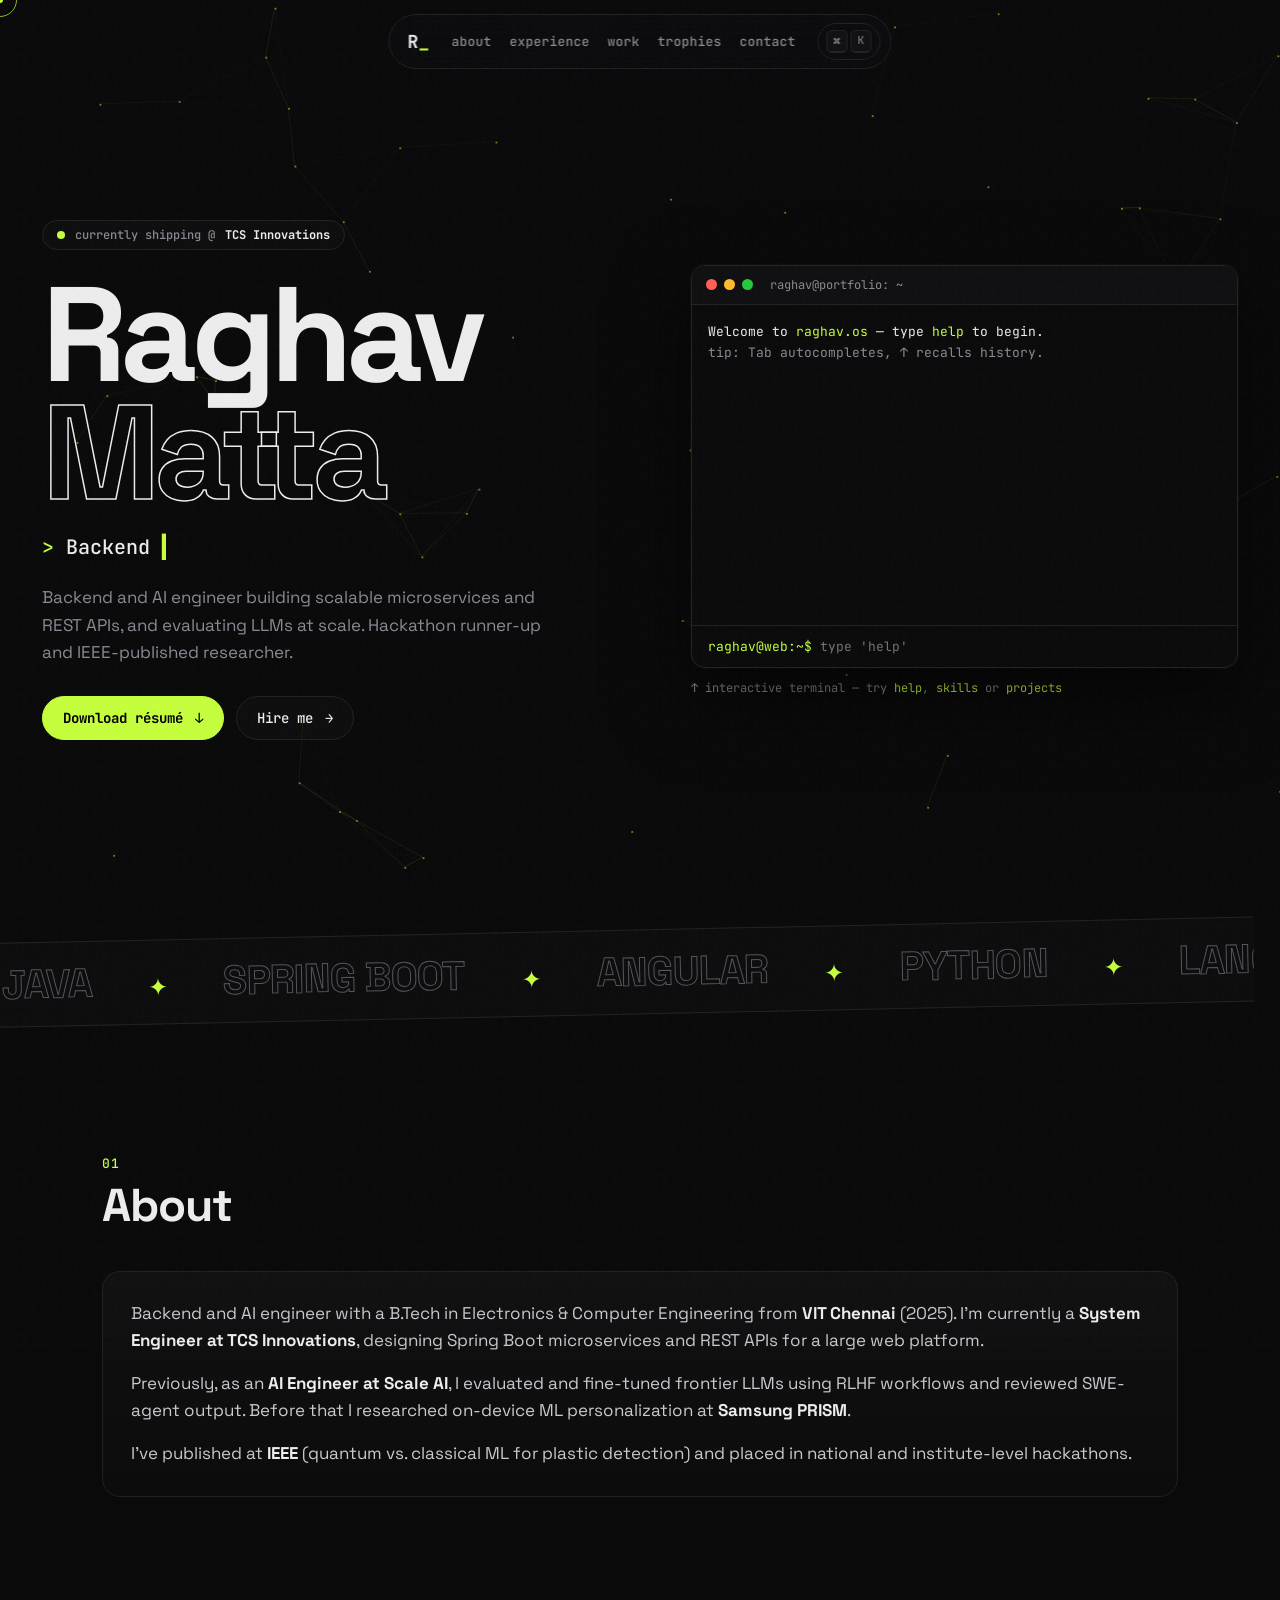
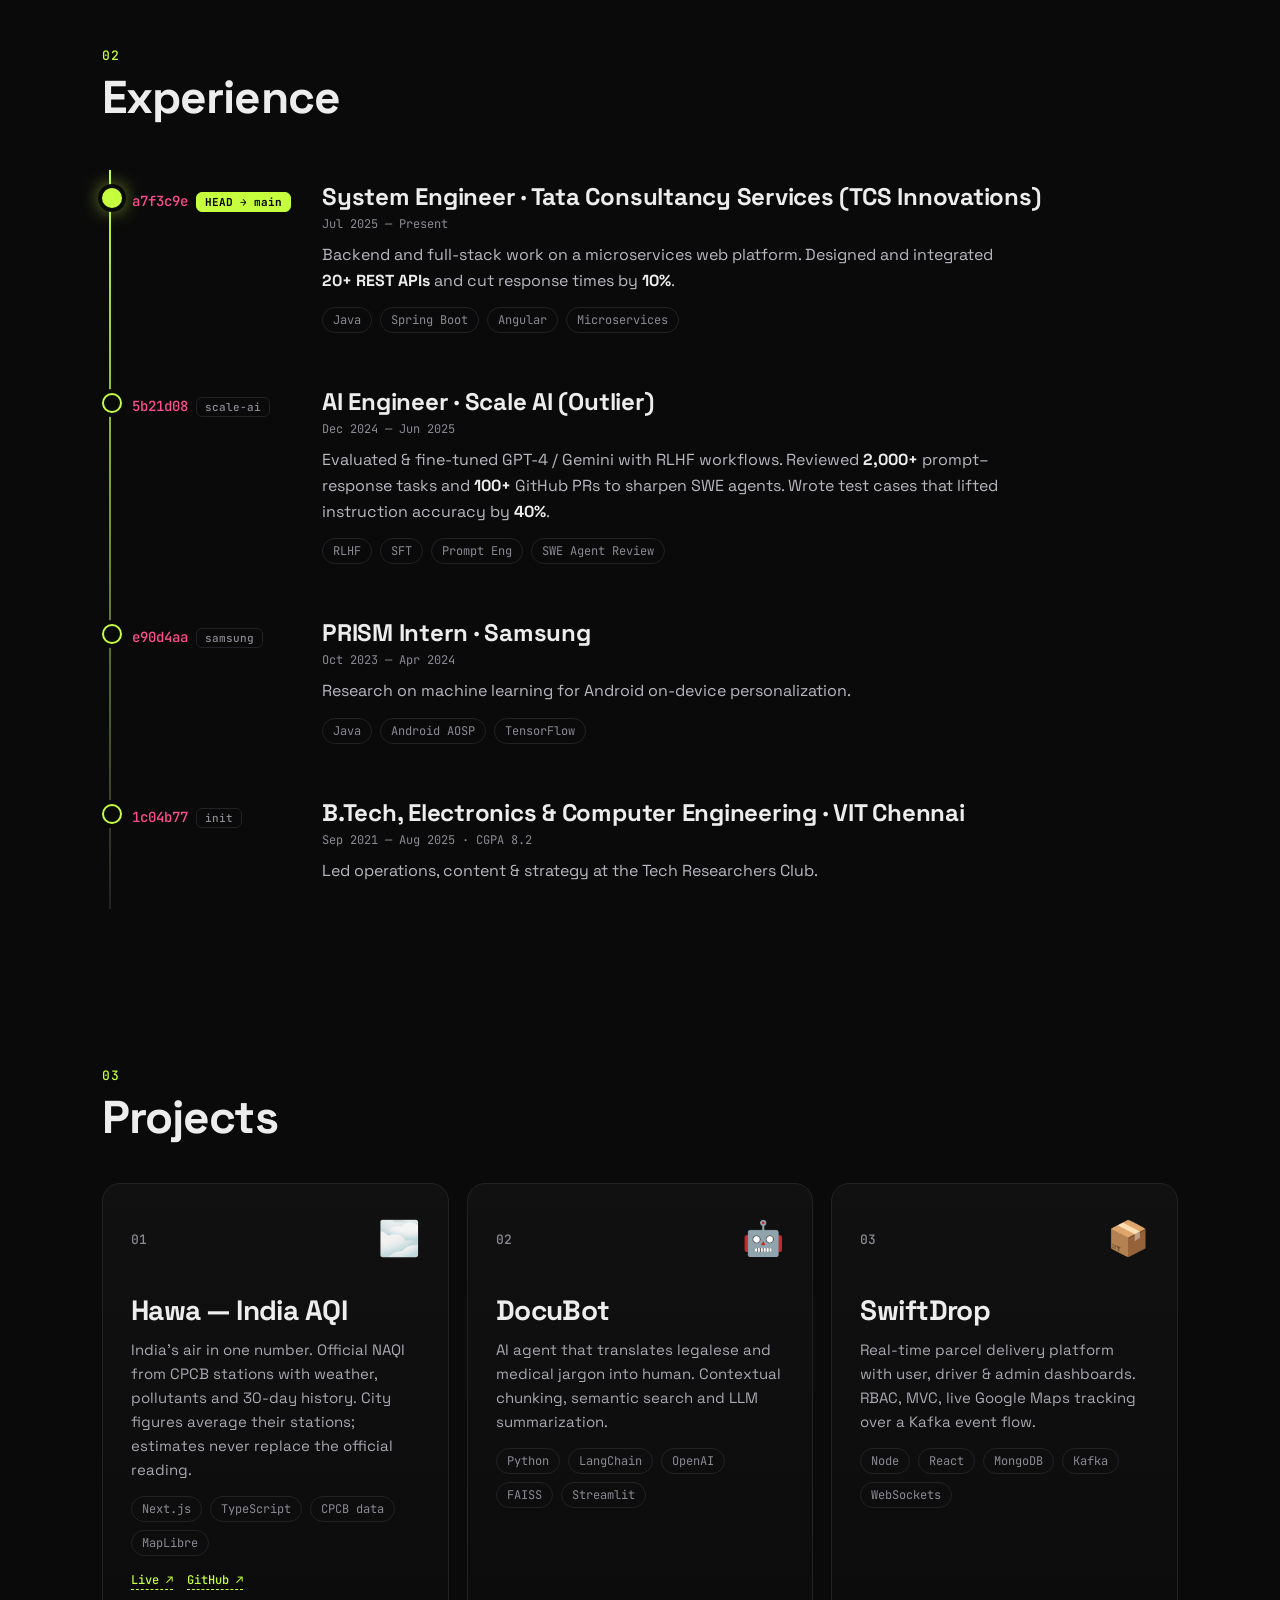
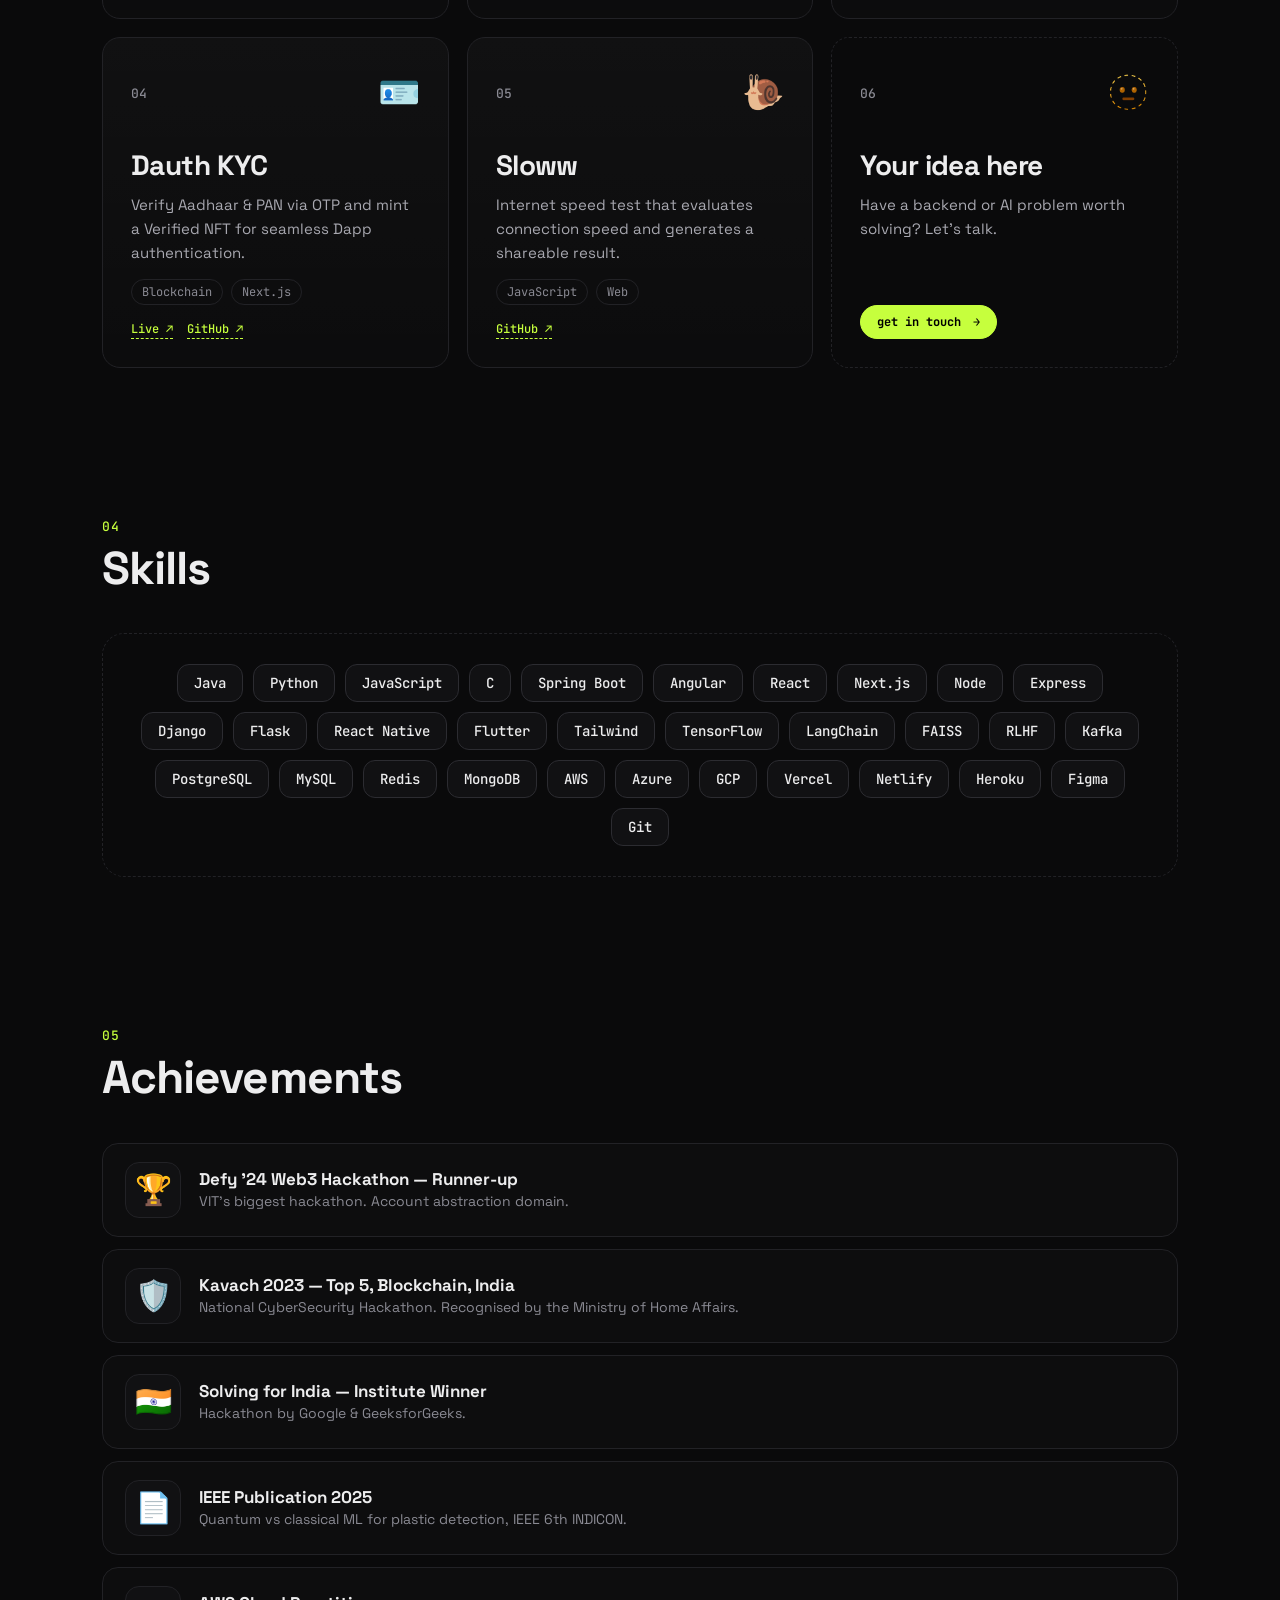
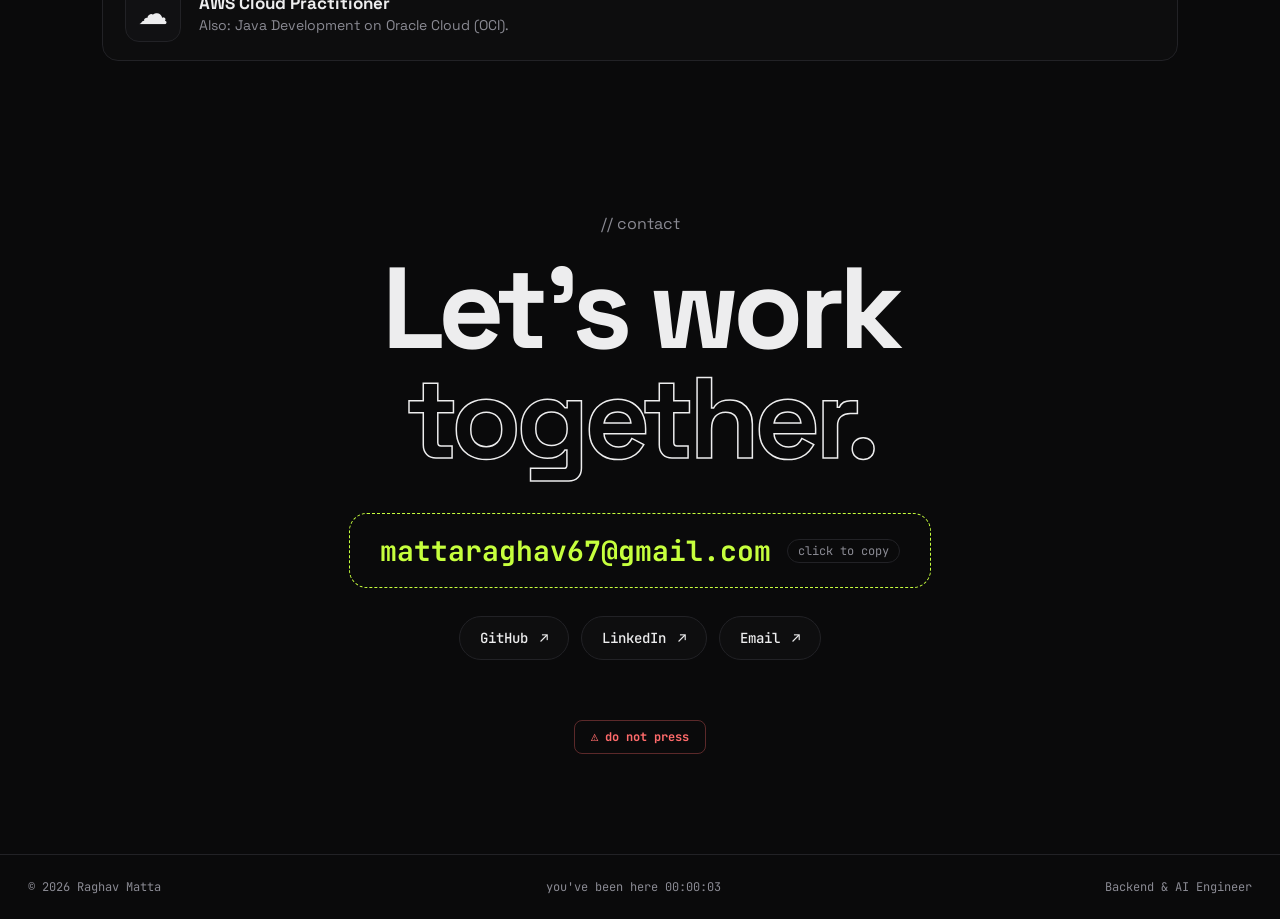
<file: index.html>
<!doctype html>
<html lang="en">
<head>
<meta charset="utf-8">
<meta name="viewport" content="width=device-width, initial-scale=1">
<title>Raghav Matta — Backend &amp; AI Engineer</title>
<meta name="description" content="Raghav Matta — Backend &amp; AI Engineer. System Engineer at TCS Innovations, ex-AI Engineer at Scale AI, ex-Samsung PRISM. Microservices, REST APIs and LLM systems.">
<meta name="theme-color" content="#0a0a0b">
<meta property="og:title" content="Raghav Matta — Backend &amp; AI Engineer">
<meta property="og:description" content="Backend and AI engineer. Microservices, REST APIs, LLM evaluation.">
<link rel="icon" href="data:image/svg+xml,<svg xmlns='http://www.w3.org/2000/svg' viewBox='0 0 100 100'><rect width='100' height='100' rx='24' fill='%230a0a0b'/><text x='50' y='68' font-size='58' text-anchor='middle' font-family='monospace' font-weight='700' fill='%23c6ff3d'>R_</text></svg>">
<link rel="preconnect" href="https://fonts.googleapis.com">
<link rel="preconnect" href="https://fonts.gstatic.com" crossorigin>
<link href="https://fonts.googleapis.com/css2?family=Space+Grotesk:wght@400;500;700&family=JetBrains+Mono:wght@400;500;700&display=swap" rel="stylesheet">
<link rel="stylesheet" href="style.css">
</head>
<body>
<canvas id="bg" aria-hidden="true"></canvas>
<div class="grain" aria-hidden="true"></div>
<div class="cursor" id="cursor" aria-hidden="true"></div>
<div class="cursor-dot" id="cursorDot" aria-hidden="true"></div>
<canvas id="matrix" aria-hidden="true"></canvas>
<div class="progress" id="progress"></div>

<!-- boot screen -->
<div class="boot" id="boot" aria-hidden="true"><pre id="bootText"></pre></div>

<header class="nav">
  <a href="#top" class="logo" id="logo" aria-label="Home">R<span>_</span></a>
  <nav>
    <a href="#about">about</a>
    <a href="#log">experience</a>
    <a href="#work">work</a>
    <a href="#trophies">trophies</a>
    <a href="#contact">contact</a>
  </nav>
  <button class="kbd-btn" id="openPalette" aria-label="Open command palette">
    <kbd>⌘</kbd><kbd>K</kbd>
  </button>
</header>

<main id="top">
<!-- HERO -->
<section class="hero">
  <div class="hero-left">
    <div class="status"><i></i> currently shipping @ <b>TCS Innovations</b></div>
    <h1 class="name" aria-label="Raghav Matta">
      <span class="glitch" data-text="Raghav">Raghav</span>
      <span class="glitch outline" data-text="Matta">Matta</span>
    </h1>
    <p class="role">
      <span class="prompt">&gt;</span> <span id="typed"></span><span class="caret">▍</span>
    </p>
    <p class="blurb">
      Backend and AI engineer building scalable microservices and REST APIs,
      and evaluating LLMs at scale. Hackathon runner-up and IEEE-published
      researcher.
    </p>
    <div class="cta">
      <a class="btn primary" href="Raghav_Matta_Resume.pdf" download>
        <span>Download résumé</span><em>↓</em>
      </a>
      <a class="btn" href="#contact"><span>Hire me</span><em>→</em></a>
    </div>
  </div>

  <div class="hero-right">
    <div class="term" id="term">
      <div class="term-bar">
        <i class="r"></i><i class="y"></i><i class="g"></i>
        <span>raghav@portfolio: ~</span>
      </div>
      <div class="term-body" id="termBody" aria-live="polite"></div>
      <form class="term-input" id="termForm" autocomplete="off">
        <span>raghav@web:~$</span>
        <input id="termInput" type="text" spellcheck="false" aria-label="Terminal input" placeholder="type 'help'">
      </form>
    </div>
    <p class="hint">↑ interactive terminal — try <code>help</code>, <code>skills</code> or <code>projects</code></p>
  </div>
</section>

<!-- MARQUEE -->
<div class="marquee" aria-hidden="true">
  <div class="track">
    <span>JAVA</span><span>SPRING BOOT</span><span>ANGULAR</span><span>PYTHON</span><span>LANGCHAIN</span><span>RLHF</span><span>REACT</span><span>NODE</span><span>KAFKA</span><span>AWS</span><span>BLOCKCHAIN</span><span>TENSORFLOW</span>
    <span>JAVA</span><span>SPRING BOOT</span><span>ANGULAR</span><span>PYTHON</span><span>LANGCHAIN</span><span>RLHF</span><span>REACT</span><span>NODE</span><span>KAFKA</span><span>AWS</span><span>BLOCKCHAIN</span><span>TENSORFLOW</span>
  </div>
</div>

<!-- ABOUT -->
<section id="about" class="sec">
  <h2 class="sec-title"><small>01</small> About</h2>
  <div class="about-grid">
    <div class="card readme reveal">
      <p>
        Backend and AI engineer with a B.Tech in Electronics &amp; Computer
        Engineering from <b>VIT Chennai</b> (2025). I'm currently a
        <b>System Engineer at TCS Innovations</b>, designing Spring Boot
        microservices and REST APIs for a large web platform.
      </p>
      <p>
        Previously, as an <b>AI Engineer at Scale AI</b>, I evaluated and
        fine-tuned frontier LLMs using RLHF workflows and reviewed SWE-agent
        output. Before that I researched on-device ML personalization at
        <b>Samsung PRISM</b>.
      </p>
      <p>
        I've published at <b>IEEE</b> (quantum vs. classical ML for plastic
        detection) and placed in national and institute-level hackathons.
      </p>
    </div>

      </div>
</section>

<!-- GIT LOG -->
<section id="log" class="sec">
  <h2 class="sec-title"><small>02</small> Experience</h2>
  <div class="gitlog">
    <article class="commit reveal">
      <div class="hash">a7f3c9e <em class="tag head">HEAD → main</em></div>
      <div class="cbody">
        <h3>System Engineer · Tata Consultancy Services (TCS Innovations)</h3>
        <time>Jul 2025 — Present</time>
        <p>Backend and full-stack work on a microservices web platform. Designed and integrated <b>20+ REST APIs</b> and cut response times by <b>10%</b>.</p>
        <div class="tags"><span>Java</span><span>Spring Boot</span><span>Angular</span><span>Microservices</span></div>
      </div>
    </article>
    <article class="commit reveal">
      <div class="hash">5b21d08 <em class="tag">scale-ai</em></div>
      <div class="cbody">
        <h3>AI Engineer · Scale AI (Outlier)</h3>
        <time>Dec 2024 — Jun 2025</time>
        <p>Evaluated &amp; fine-tuned GPT-4 / Gemini with RLHF workflows. Reviewed <b>2,000+</b> prompt–response tasks and <b>100+</b> GitHub PRs to sharpen SWE agents. Wrote test cases that lifted instruction accuracy by <b>40%</b>.</p>
        <div class="tags"><span>RLHF</span><span>SFT</span><span>Prompt Eng</span><span>SWE Agent Review</span></div>
      </div>
    </article>
    <article class="commit reveal">
      <div class="hash">e90d4aa <em class="tag">samsung</em></div>
      <div class="cbody">
        <h3>PRISM Intern · Samsung</h3>
        <time>Oct 2023 — Apr 2024</time>
        <p>Research on machine learning for Android on-device personalization.</p>
        <div class="tags"><span>Java</span><span>Android AOSP</span><span>TensorFlow</span></div>
      </div>
    </article>
    <article class="commit reveal">
      <div class="hash">1c04b77 <em class="tag">init</em></div>
      <div class="cbody">
        <h3>B.Tech, Electronics &amp; Computer Engineering · VIT Chennai</h3>
        <time>Sep 2021 — Aug 2025 · CGPA 8.2</time>
        <p>Led operations, content &amp; strategy at the Tech Researchers Club. </p>
      </div>
    </article>
  </div>
</section>

<!-- WORK -->
<section id="work" class="sec">
  <h2 class="sec-title"><small>03</small> Projects</h2>
  <div class="projects">
    <article class="proj card reveal" data-tilt>
      <div class="proj-top"><span class="num">01</span><span class="emoji">🌫️</span></div>
      <h3>Hawa — India AQI</h3>
      <p>India's air in one number. Official NAQI from CPCB stations with weather, pollutants and 30-day history. City figures average their stations; estimates never replace the official reading.</p>
      <div class="tags"><span>Next.js</span><span>TypeScript</span><span>CPCB data</span><span>MapLibre</span></div>
      <div class="links"><a href="https://hawa-aqi.duckdns.org/" target="_blank" rel="noopener">Live ↗</a><a href="https://github.com/Rxghavdev/aqi-web" target="_blank" rel="noopener">GitHub ↗</a></div>
    </article>
    <article class="proj card reveal" data-tilt>
      <div class="proj-top"><span class="num">02</span><span class="emoji">🤖</span></div>
      <h3>DocuBot</h3>
      <p>AI agent that translates legalese and medical jargon into human. Contextual chunking, semantic search and LLM summarization.</p>
      <div class="tags"><span>Python</span><span>LangChain</span><span>OpenAI</span><span>FAISS</span><span>Streamlit</span></div>
    </article>
    <article class="proj card reveal" data-tilt>
      <div class="proj-top"><span class="num">03</span><span class="emoji">📦</span></div>
      <h3>SwiftDrop</h3>
      <p>Real-time parcel delivery platform with user, driver &amp; admin dashboards. RBAC, MVC, live Google Maps tracking over a Kafka event flow.</p>
      <div class="tags"><span>Node</span><span>React</span><span>MongoDB</span><span>Kafka</span><span>WebSockets</span></div>
    </article>
    <article class="proj card reveal" data-tilt>
      <div class="proj-top"><span class="num">04</span><span class="emoji">🪪</span></div>
      <h3>Dauth KYC</h3>
      <p>Verify Aadhaar &amp; PAN via OTP and mint a Verified NFT for seamless Dapp authentication.</p>
      <div class="tags"><span>Blockchain</span><span>Next.js</span></div>
      <div class="links"><a href="https://d-auth-alpha.vercel.app" target="_blank" rel="noopener">Live ↗</a><a href="https://github.com/Rxghavdev/D-AUTH-BE" target="_blank" rel="noopener">GitHub ↗</a></div>
    </article>
    <article class="proj card reveal" data-tilt>
      <div class="proj-top"><span class="num">05</span><span class="emoji">🐌</span></div>
      <h3>Sloww</h3>
      <p>Internet speed test that evaluates connection speed and generates a shareable result.</p>
      <div class="tags"><span>JavaScript</span><span>Web</span></div>
      <div class="links"><a href="https://github.com/Rxghavdev/sloww" target="_blank" rel="noopener">GitHub ↗</a></div>
    </article>
    <article class="proj card reveal ghost-card" data-tilt>
      <div class="proj-top"><span class="num">06</span><span class="emoji">🫥</span></div>
      <h3>Your idea here</h3>
      <p>Have a backend or AI problem worth solving? Let's talk.</p>
      <a class="btn primary small" href="#contact"><span>get in touch</span><em>→</em></a>
    </article>
  </div>
</section>

<!-- SKILLS -->
<section id="skills" class="sec">
  <h2 class="sec-title"><small>04</small> Skills</h2>
  
  <div class="chips" id="chips">
    <span class="chip">Java</span><span class="chip">Python</span><span class="chip">JavaScript</span><span class="chip">C</span>
    <span class="chip">Spring Boot</span><span class="chip">Angular</span><span class="chip">React</span><span class="chip">Next.js</span>
    <span class="chip">Node</span><span class="chip">Express</span><span class="chip">Django</span><span class="chip">Flask</span>
    <span class="chip">React Native</span><span class="chip">Flutter</span><span class="chip">Tailwind</span><span class="chip">TensorFlow</span>
    <span class="chip">LangChain</span><span class="chip">FAISS</span><span class="chip">RLHF</span><span class="chip">Kafka</span>
    <span class="chip">PostgreSQL</span><span class="chip">MySQL</span><span class="chip">Redis</span><span class="chip">MongoDB</span>
    <span class="chip">AWS</span><span class="chip">Azure</span><span class="chip">GCP</span><span class="chip">Vercel</span>
    <span class="chip">Netlify</span><span class="chip">Heroku</span><span class="chip">Figma</span><span class="chip">Git</span>
  </div>
</section>

<!-- TROPHIES -->
<section id="trophies" class="sec">
  <h2 class="sec-title"><small>05</small> Achievements</h2>
  <div class="trophies">
    <div class="trophy reveal"><i>🏆</i><div><h4>Defy '24 Web3 Hackathon — Runner-up</h4><p>VIT's biggest hackathon. Account abstraction domain.</p></div></div>
    <div class="trophy reveal"><i>🛡️</i><div><h4>Kavach 2023 — Top 5, Blockchain, India</h4><p>National CyberSecurity Hackathon. Recognised by the Ministry of Home Affairs.</p></div></div>
    <div class="trophy reveal"><i>🇮🇳</i><div><h4>Solving for India — Institute Winner</h4><p>Hackathon by Google &amp; GeeksforGeeks.</p></div></div>
    <div class="trophy reveal"><i>📄</i><div><h4>IEEE Publication 2025</h4><p>Quantum vs classical ML for plastic detection, IEEE 6th INDICON.</p></div></div>
    <div class="trophy reveal"><i>☁️</i><div><h4>AWS Cloud Practitioner</h4><p>Also: Java Development on Oracle Cloud (OCI).</p></div></div>
  </div>
</section>

<!-- MEMES -->
<section id="memes" class="sec" hidden>
  <h2 class="sec-title"><small>06</small> cat meme<span> department 🐱</span></h2>
  <p class="muted center">top cat memes, engineering-approved. click a cat to shuffle the caption.</p>
  <div class="memes">
    <div class="meme reveal" data-i="0"></div>
    <div class="meme reveal" data-i="1"></div>
    <div class="meme reveal" data-i="2"></div>
    <div class="meme reveal" data-i="3"></div>
    <div class="meme reveal" data-i="4"></div>
    <div class="meme reveal" data-i="5"></div>
  </div>
</section>

<!-- CONTACT -->
<section id="contact" class="sec contact">
  <p class="muted center">// contact</p>
  <h2 class="big">Let's work<br><span class="outline">together.</span></h2>
  <button class="mail" id="mail" data-mail="mattaraghav67@gmail.com">
    mattaraghav67@gmail.com <em id="mailHint">click to copy</em>
  </button>
  <div class="socials">
    <a class="btn" href="https://github.com/Rxghavdev" target="_blank" rel="noopener"><span>GitHub</span><em>↗</em></a>
    <a class="btn" href="https://linkedin.com/in/rxghavdev" target="_blank" rel="noopener"><span>LinkedIn</span><em>↗</em></a>
    <a class="btn" href="mailto:mattaraghav67@gmail.com"><span>Email</span><em>↗</em></a>
  </div>
  <button class="dont" id="dont">⚠ do not press</button>
</section>
</main>

<footer class="foot">
  <span>© <span id="year"></span> Raghav Matta</span>
  <span id="uptime">uptime 00:00:00</span>
  <span>Backend &amp; AI Engineer</span>
</footer>

<!-- command palette -->
<div class="palette" id="palette" hidden>
  <div class="pal-box" role="dialog" aria-label="Command palette">
    <input id="palInput" placeholder="Type a command or jump to a section…" autocomplete="off" spellcheck="false">
    <ul id="palList"></ul>
    <div class="pal-foot"><kbd>↑↓</kbd> navigate <kbd>↵</kbd> run <kbd>esc</kbd> close</div>
  </div>
</div>

<div class="catpop" id="catpop" hidden><div class="catbox"><div class="mt" id="catTop"></div><img id="catImg" alt="cat meme"><div class="mb" id="catBot"></div><small>click anywhere to close</small></div></div>

<div class="toasts" id="toasts" aria-live="polite"></div>
<script src="script.js"></script>
</body>
</html>
</file>
<file: style.css>
:root{
  --bg:#0a0a0b; --bg2:#111113; --line:#222226; --text:#ededee; --muted:#8a8a93;
  --acc:#c6ff3d; --acc2:#ff4d8d; --acc-rgb:198,255,61;
  --mono:'JetBrains Mono',ui-monospace,Menlo,monospace;
  --sans:'Space Grotesk',system-ui,sans-serif;
}
*{box-sizing:border-box;margin:0;padding:0}
html{scroll-behavior:smooth;scroll-padding-top:80px;overflow-x:clip}
.marquee{max-width:100vw}
body{background:var(--bg);color:var(--text);font-family:var(--sans);line-height:1.6;overflow-x:hidden;-webkit-font-smoothing:antialiased}
body.flip{transform:rotate(180deg);transition:transform 1s}
::selection{background:var(--acc);color:#000}
a{color:inherit;text-decoration:none}
button{font:inherit;color:inherit;background:none;border:0;cursor:pointer}
code,kbd{font-family:var(--mono)}
#bg{position:fixed;inset:0;z-index:-2;width:100%;height:100%}
.grain{position:fixed;inset:-50%;z-index:50;pointer-events:none;opacity:.05;
  background-image:url("data:image/svg+xml,%3Csvg xmlns='http://www.w3.org/2000/svg' width='160' height='160'%3E%3Cfilter id='n'%3E%3CfeTurbulence baseFrequency='.9' numOctaves='2'/%3E%3C/filter%3E%3Crect width='100%25' height='100%25' filter='url(%23n)'/%3E%3C/svg%3E");
  animation:grain 1s steps(6) infinite}
@keyframes grain{0%{transform:translate(0,0)}20%{transform:translate(-3%,2%)}40%{transform:translate(2%,-3%)}60%{transform:translate(-2%,-1%)}80%{transform:translate(3%,3%)}100%{transform:translate(0,0)}}
#matrix{position:fixed;inset:0;z-index:60;pointer-events:none;opacity:0;transition:opacity .6s;width:100%;height:100%}
#matrix.on{opacity:.9}
.progress{position:fixed;top:0;left:0;height:2px;width:0;background:var(--acc);z-index:80;box-shadow:0 0 12px var(--acc)}

/* cursor (desktop only) */
.cursor,.cursor-dot{display:none}
@media (hover:hover) and (pointer:fine){
  .cursor,.cursor-dot{display:block;position:fixed;top:0;left:0;pointer-events:none;z-index:90;border-radius:50%}
  .cursor{width:34px;height:34px;border:1px solid rgba(var(--acc-rgb),.7);margin:-17px 0 0 -17px;transition:width .25s,height .25s,margin .25s,background .25s}
  .cursor-dot{width:6px;height:6px;background:var(--acc);margin:-3px 0 0 -3px}
  .cursor.big{width:64px;height:64px;margin:-32px 0 0 -32px;background:rgba(var(--acc-rgb),.1)}
  body,a,button{cursor:none}
  input{cursor:text}
}

/* boot */
.boot{position:fixed;inset:0;background:#000;z-index:100;display:flex;align-items:center;justify-content:center;transition:opacity .6s,visibility .6s}
.boot.done{opacity:0;visibility:hidden}
.boot pre{font:500 14px/1.7 var(--mono);color:var(--acc);padding:24px;max-width:90vw}

/* nav */
.nav{position:fixed;top:14px;left:50%;transform:translateX(-50%);z-index:40;display:flex;align-items:center;gap:22px;padding:8px 10px 8px 18px;
  background:rgba(14,14,16,.7);backdrop-filter:blur(16px);-webkit-backdrop-filter:blur(16px);border:1px solid var(--line);border-radius:999px;max-width:calc(100vw - 20px)}
.logo{font:700 18px var(--mono);color:var(--text)}
.logo span{color:var(--acc);animation:blink 1s steps(1) infinite}
.nav nav{display:flex;gap:18px;font:500 13px var(--mono);color:var(--muted)}
.nav nav a{transition:color .2s}
.nav nav a:hover{color:var(--acc)}
.kbd-btn{display:flex;gap:3px;padding:6px 8px;border:1px solid var(--line);border-radius:999px}
kbd{font-size:11px;padding:1px 6px;border:1px solid var(--line);border-bottom-width:2px;border-radius:5px;color:var(--muted);background:var(--bg2)}
@keyframes blink{50%{opacity:0}}
@media(max-width:760px){.nav nav{display:none}.nav{padding:8px 12px}}

/* layout */
.sec{max-width:1120px;margin:0 auto;padding:110px 22px 40px}
.sec-title{font:700 clamp(28px,5vw,46px)/1.1 var(--sans);letter-spacing:-.02em;margin-bottom:40px}
.sec-title small{font:500 13px var(--mono);color:var(--acc);display:block;margin-bottom:8px;letter-spacing:.1em}
.sec-title span{color:var(--muted);font-family:var(--mono);font-weight:400;font-size:.7em}
.muted{color:var(--muted)}
.center{text-align:center}
.mark{background:linear-gradient(transparent 60%,rgba(var(--acc-rgb),.35) 60%)}
.reveal{opacity:0;transform:translateY(28px);transition:opacity .7s,transform .7s}
.reveal.in{opacity:1;transform:none}

/* hero */
.hero{min-height:100vh;max-width:1240px;margin:0 auto;padding:120px 22px 60px;display:grid;grid-template-columns:1.1fr 1fr;gap:48px;align-items:center}
@media(max-width:960px){.hero{grid-template-columns:1fr;padding-top:110px}}
.status{display:inline-flex;align-items:center;gap:10px;font:500 12px var(--mono);color:var(--muted);padding:6px 14px;border:1px solid var(--line);border-radius:999px;background:rgba(255,255,255,.02)}
.status i{width:8px;height:8px;border-radius:50%;background:var(--acc);box-shadow:0 0 0 0 rgba(var(--acc-rgb),.7);animation:pulse 1.8s infinite}
.status b{color:var(--text)}
@keyframes pulse{70%{box-shadow:0 0 0 10px rgba(var(--acc-rgb),0)}100%{box-shadow:0 0 0 0 rgba(var(--acc-rgb),0)}}
.name{font:700 clamp(58px,10.5vw,148px)/.88 var(--sans);letter-spacing:-.05em;margin:26px 0 22px}
.name .glitch{display:block;position:relative}
.outline{color:transparent;-webkit-text-stroke:1.5px var(--text)}
.glitch::before,.glitch::after{content:attr(data-text);position:absolute;inset:0;opacity:0;pointer-events:none}
.glitch:hover::before{opacity:.9;color:var(--acc2);-webkit-text-stroke:0;transform:translate(4px,-2px);clip-path:inset(0 0 55% 0);animation:gl 0.4s steps(2) infinite}
.glitch:hover::after{opacity:.9;color:var(--acc);-webkit-text-stroke:0;transform:translate(-4px,2px);clip-path:inset(50% 0 0 0);animation:gl 0.5s steps(2) infinite reverse}
@keyframes gl{50%{transform:translate(2px,3px)}}
.role{font:500 clamp(16px,2vw,20px) var(--mono);min-height:32px;color:var(--text)}
.prompt{color:var(--acc)}
.caret{color:var(--acc);animation:blink 1s steps(1) infinite}
.blurb{max-width:520px;color:var(--muted);margin:18px 0 30px;font-size:17px}
.blurb b{color:var(--text)}
.cta{display:flex;flex-wrap:wrap;gap:12px}

.btn{display:inline-flex;align-items:center;gap:12px;padding:12px 20px;border:1px solid var(--line);border-radius:999px;font:500 14px var(--mono);transition:all .25s;background:rgba(255,255,255,.02)}
.btn em{font-style:normal;transition:transform .25s}
.btn:hover{border-color:var(--acc);color:var(--acc);transform:translateY(-2px)}
.btn:hover em{transform:translateX(4px)}
.btn.primary{background:var(--acc);color:#000;border-color:var(--acc);font-weight:700}
.btn.primary:hover{color:#000;box-shadow:0 8px 30px rgba(var(--acc-rgb),.35)}
.btn.small{padding:8px 16px;font-size:12px}

/* terminal */
.term{background:rgba(12,12,14,.85);border:1px solid var(--line);border-radius:14px;overflow:hidden;box-shadow:0 30px 80px rgba(0,0,0,.6),0 0 0 1px rgba(var(--acc-rgb),.04);backdrop-filter:blur(8px)}
.term-bar{display:flex;align-items:center;gap:7px;padding:11px 14px;border-bottom:1px solid var(--line);background:#101012}
.term-bar i{width:11px;height:11px;border-radius:50%;background:#ff5f57}
.term-bar i.y{background:#febc2e}.term-bar i.g{background:#28c840}
.term-bar span{margin-left:10px;font:12px var(--mono);color:var(--muted)}
.term-body{padding:16px;height:320px;overflow-y:auto;font:13px/1.65 var(--mono);scrollbar-width:thin;scrollbar-color:#333 transparent}
.term-body .l{white-space:pre-wrap;word-break:break-word}
.term-body .c{color:var(--acc)}
.term-body .e{color:#ff6b6b}
.term-body .d{color:var(--muted)}
.term-body .p{color:var(--acc2)}
.term-input{display:flex;gap:8px;padding:12px 16px;border-top:1px solid var(--line);font:13px var(--mono)}
.term-input span{color:var(--acc);white-space:nowrap}
.term-input input{flex:1;min-width:0;background:none;border:0;outline:0;color:var(--text);font:inherit}
.hint{margin-top:12px;font:12px var(--mono);color:var(--muted)}
.hint code{color:var(--acc)}

/* marquee */
.marquee{overflow:hidden;border-block:1px solid var(--line);background:rgba(255,255,255,.015);transform:rotate(-1.2deg);margin:30px -2vw}
.track{display:flex;width:max-content;animation:scroll 32s linear infinite}
.marquee:hover .track{animation-play-state:paused}
.track span{font:700 clamp(22px,4vw,40px) var(--sans);padding:16px 28px;letter-spacing:-.02em;color:transparent;-webkit-text-stroke:1px #55555d;white-space:nowrap}
.track span::after{content:"✦";color:var(--acc);-webkit-text-stroke:0;margin-left:56px;font-size:.6em}
.track span:hover{color:var(--acc);-webkit-text-stroke:0}
@keyframes scroll{to{transform:translateX(-50%)}}

/* cards */
.card{background:linear-gradient(180deg,rgba(255,255,255,.03),rgba(255,255,255,.01));border:1px solid var(--line);border-radius:18px;padding:28px;position:relative;overflow:hidden}
.card::before{content:"";position:absolute;inset:0;background:radial-gradient(400px circle at var(--mx,50%) var(--my,0%),rgba(var(--acc-rgb),.09),transparent 45%);opacity:0;transition:opacity .3s;pointer-events:none}
.card:hover::before{opacity:1}
.about-grid{display:grid;grid-template-columns:1fr;gap:20px}
@media(max-width:860px){.about-grid{grid-template-columns:1fr}}
.readme{font-size:17px;color:#c9c9cf}
.readme p+p{margin-top:16px}
.readme b{color:var(--text)}
.stats{display:grid;grid-template-columns:1fr 1fr;gap:14px}
.stat{border:1px solid var(--line);border-radius:18px;padding:22px;display:flex;flex-direction:column;justify-content:space-between;background:rgba(255,255,255,.015);transition:border-color .3s,transform .3s}
.stat:hover{border-color:var(--acc);transform:translateY(-4px) rotate(-1deg)}
.stat b{font:700 clamp(34px,5vw,52px)/1 var(--sans);letter-spacing:-.04em;color:var(--acc)}
.stat span{font:12px var(--mono);color:var(--muted);margin-top:12px}

/* git log */
.gitlog{position:relative;padding-left:30px}
.gitlog::before{content:"";position:absolute;left:7px;top:8px;bottom:8px;width:2px;background:linear-gradient(var(--acc),var(--line))}
.commit{position:relative;display:grid;grid-template-columns:170px 1fr;gap:20px;padding:20px 0 34px}
.commit::before{content:"";position:absolute;left:-30px;top:26px;width:16px;height:16px;border-radius:50%;background:var(--bg);border:2px solid var(--acc);box-shadow:0 0 0 4px var(--bg)}
.commit:first-child::before{background:var(--acc);box-shadow:0 0 0 4px var(--bg),0 0 20px var(--acc)}
.hash{font:500 14px var(--mono);color:var(--acc2);padding-top:4px}
.tag{display:inline-block;font-style:normal;font-size:11px;padding:2px 8px;border-radius:6px;border:1px solid var(--line);color:var(--muted);margin-top:6px}
.tag.head{color:#000;background:var(--acc);border-color:var(--acc);font-weight:700}
.cbody h3{font:700 clamp(18px,2.4vw,24px)/1.25 var(--sans);letter-spacing:-.01em}
.cbody time{display:block;font:12px var(--mono);color:var(--muted);margin:4px 0 10px}
.cbody p{color:#b8b8c0;max-width:680px}
.cbody p b{color:var(--text)}
@media(max-width:720px){.commit{grid-template-columns:1fr;gap:4px}}
.tags{display:flex;flex-wrap:wrap;gap:8px;margin-top:14px}
.tags span{font:12px var(--mono);padding:4px 10px;border:1px solid var(--line);border-radius:999px;color:var(--muted);transition:all .2s}
.tags span:hover{color:#000;background:var(--acc);border-color:var(--acc)}

/* projects */
.projects{display:grid;grid-template-columns:repeat(auto-fit,minmax(320px,1fr));gap:18px;perspective:1200px}
.proj{transition:transform .15s ease-out,border-color .3s,opacity .7s;transform-style:preserve-3d;display:flex;flex-direction:column}
.proj:hover{border-color:rgba(var(--acc-rgb),.5)}
.proj-top{display:flex;justify-content:space-between;align-items:center;margin-bottom:26px}
.num{font:500 13px var(--mono);color:var(--muted)}
.emoji{font-size:34px;transition:transform .4s}
.proj:hover .emoji{transform:scale(1.4) rotate(12deg)}
.proj h3{font:700 28px var(--sans);letter-spacing:-.02em;margin-bottom:10px}
.proj p{color:#a8a8b0;font-size:15px}
.proj q{display:block;margin-top:auto;padding-top:20px;font:italic 13px var(--mono);color:var(--acc);opacity:.0;transform:translateY(8px);transition:all .35s;quotes:none}
.proj:hover q{opacity:1;transform:none}
@media(hover:none){.proj q{opacity:.9;transform:none}}
.ghost-card{border-style:dashed;background:transparent}
.ghost-card .btn{align-self:flex-start;margin-top:auto}

/* chips */
.chips{position:relative;display:flex;flex-wrap:wrap;gap:10px;justify-content:center;margin-top:30px;padding:30px;min-height:240px;border:1px dashed var(--line);border-radius:22px}
.chip{font:500 14px var(--mono);padding:9px 16px;border:1px solid #2c2c31;border-radius:12px;background:var(--bg2);user-select:none;touch-action:none;transition:border-color .2s,color .2s,box-shadow .2s}
.chip:hover{border-color:var(--acc);color:var(--acc);box-shadow:0 0 20px rgba(var(--acc-rgb),.15)}
.chip.drag{position:fixed;z-index:70;pointer-events:none;border-color:var(--acc);color:var(--acc)}

/* trophies */
.trophies{display:grid;gap:12px}
.trophy{display:grid;grid-template-columns:auto 1fr auto;gap:18px;align-items:center;padding:18px 22px;border:1px solid var(--line);border-radius:16px;background:rgba(255,255,255,.015);transition:all .3s}
.trophy:hover{border-color:var(--acc);transform:translateX(8px);background:rgba(var(--acc-rgb),.04)}
.trophy i{font-style:normal;font-size:30px;width:56px;height:56px;display:grid;place-items:center;background:var(--bg2);border-radius:14px;border:1px solid var(--line)}
.trophy h4{font:700 17px var(--sans)}
.trophy p{font-size:14px;color:var(--muted)}
.trophy>span{font:700 12px var(--mono);color:var(--acc);padding:4px 10px;border:1px solid rgba(var(--acc-rgb),.4);border-radius:999px;white-space:nowrap}
@media(max-width:600px){.trophy{grid-template-columns:auto 1fr}.trophy>span{display:none}}

/* memes */
.memes{display:grid;grid-template-columns:repeat(auto-fit,minmax(290px,1fr));gap:18px;margin-top:30px}
.meme{aspect-ratio:1;border-radius:18px;border:1px solid var(--line);position:relative;overflow:hidden;display:flex;flex-direction:column;justify-content:space-between;align-items:center;padding:20px;text-align:center;user-select:none;transition:transform .3s}
.meme:hover{transform:rotate(-1.5deg) scale(1.02)}
.meme .mt,.meme .mb{font:900 clamp(20px,3.2vw,30px)/1.05 Impact,'Arial Black',sans-serif;text-transform:uppercase;color:#fff;letter-spacing:.01em;-webkit-text-stroke:1.5px #000;paint-order:stroke fill;text-shadow:3px 3px 0 #000;z-index:1}
.meme .me{display:none;font-size:clamp(80px,13vw,130px);z-index:1;filter:drop-shadow(0 10px 20px rgba(0,0,0,.5));transition:transform .4s}
.meme:hover .me{transform:scale(1.15) rotate(-6deg)}
.meme.pop{animation:pop .4s}
@keyframes pop{40%{transform:scale(.94) rotate(2deg)}}

/* contact */
.contact{text-align:center;padding-bottom:100px}
.big{font:700 clamp(44px,9vw,120px)/.95 var(--sans);letter-spacing:-.05em;margin:18px 0 40px}
.mail{font:700 clamp(16px,3vw,28px) var(--mono);padding:18px 30px;border:1px dashed var(--acc);border-radius:18px;color:var(--acc);transition:all .25s;display:inline-flex;gap:16px;align-items:center;flex-wrap:wrap;justify-content:center}
.mail em{font:12px var(--mono);font-style:normal;color:var(--muted);border:1px solid var(--line);padding:3px 10px;border-radius:999px}
.mail:hover{background:var(--acc);color:#000}
.mail:hover em{color:#000;border-color:#000}
.socials{display:flex;gap:12px;justify-content:center;flex-wrap:wrap;margin-top:28px}
.dont{margin-top:60px;font:700 12px var(--mono);color:#ff6b6b;border:1px solid #ff6b6b55;padding:8px 16px;border-radius:8px;transition:all .2s}
.dont:hover{background:#ff6b6b;color:#000;animation:shake .4s infinite}
@keyframes shake{25%{transform:translate(-3px,1px) rotate(-2deg)}75%{transform:translate(3px,-1px) rotate(2deg)}}
body.shake main{animation:shake .15s 8}

.foot{display:flex;justify-content:space-between;gap:12px;flex-wrap:wrap;padding:24px 28px;border-top:1px solid var(--line);font:12px var(--mono);color:var(--muted)}

/* palette */
.palette{position:fixed;inset:0;z-index:95;background:rgba(0,0,0,.6);backdrop-filter:blur(6px);display:flex;justify-content:center;align-items:flex-start;padding-top:14vh}
.palette[hidden]{display:none}
.pal-box{width:min(600px,92vw);background:#101012;border:1px solid #2c2c31;border-radius:16px;overflow:hidden;box-shadow:0 40px 100px rgba(0,0,0,.8);animation:pal .2s}
@keyframes pal{from{opacity:0;transform:translateY(-10px) scale(.98)}}
.pal-box input{width:100%;padding:18px 20px;background:none;border:0;border-bottom:1px solid var(--line);outline:0;color:var(--text);font:16px var(--mono)}
#palList{list-style:none;max-height:340px;overflow-y:auto;padding:8px}
#palList li{padding:11px 14px;border-radius:10px;font:14px var(--mono);display:flex;justify-content:space-between;color:#c9c9cf}
#palList li small{color:var(--muted)}
#palList li.sel{background:rgba(var(--acc-rgb),.12);color:var(--acc)}
.pal-foot{padding:10px 16px;border-top:1px solid var(--line);font:12px var(--mono);color:var(--muted)}

/* toasts */
.toasts{position:fixed;right:18px;bottom:18px;z-index:99;display:flex;flex-direction:column;gap:10px;align-items:flex-end}
.toast{background:#121214;border:1px solid var(--acc);color:var(--text);padding:12px 16px;border-radius:12px;font:13px var(--mono);box-shadow:0 10px 40px rgba(0,0,0,.6);animation:toast .4s,out .4s 3.2s forwards;max-width:320px}
.toast b{color:var(--acc)}
@keyframes toast{from{opacity:0;transform:translateX(40px)}}
@keyframes out{to{opacity:0;transform:translateY(10px)}}

.confetti{position:fixed;top:-10px;width:9px;height:14px;z-index:98;pointer-events:none;animation:fall linear forwards}
@keyframes fall{to{transform:translate(var(--dx),110vh) rotate(var(--r))}}

@media(prefers-reduced-motion:reduce){
  *{animation-duration:.001s!important;animation-iteration-count:1!important;transition-duration:.001s!important}
  .reveal{opacity:1;transform:none}
}

.links{display:flex;gap:14px;margin-top:16px}
.links a{font:500 12px var(--mono);color:var(--acc);border-bottom:1px dashed var(--acc);padding-bottom:1px}
.links a:hover{color:#000;background:var(--acc)}
.proj .links+q{padding-top:14px}
.catpop{position:fixed;inset:0;z-index:97;background:rgba(0,0,0,.82);backdrop-filter:blur(6px);display:grid;place-items:center;padding:16px}
.catpop[hidden]{display:none}
.catbox{position:relative;width:min(460px,92vw);text-align:center;animation:catin .35s cubic-bezier(.34,1.6,.5,1)}
.catbox img{width:100%;max-height:70vh;object-fit:cover;border-radius:18px;display:block;border:2px solid var(--acc)}
.catbox .mt,.catbox .mb{position:absolute;left:0;right:0;padding:0 12px;font:900 clamp(26px,6vw,40px)/1.05 Impact,'Arial Black',sans-serif;color:#fff;text-transform:uppercase;-webkit-text-stroke:2px #000;paint-order:stroke fill;text-shadow:3px 3px 0 #000}
.catbox .mt{top:14px}.catbox .mb{bottom:48px}
.catbox small{display:block;margin-top:12px;font:12px var(--mono);color:var(--muted)}
@keyframes catin{from{opacity:0;transform:scale(.5) rotate(-8deg)}}
[hidden]{display:none!important}
</file>
